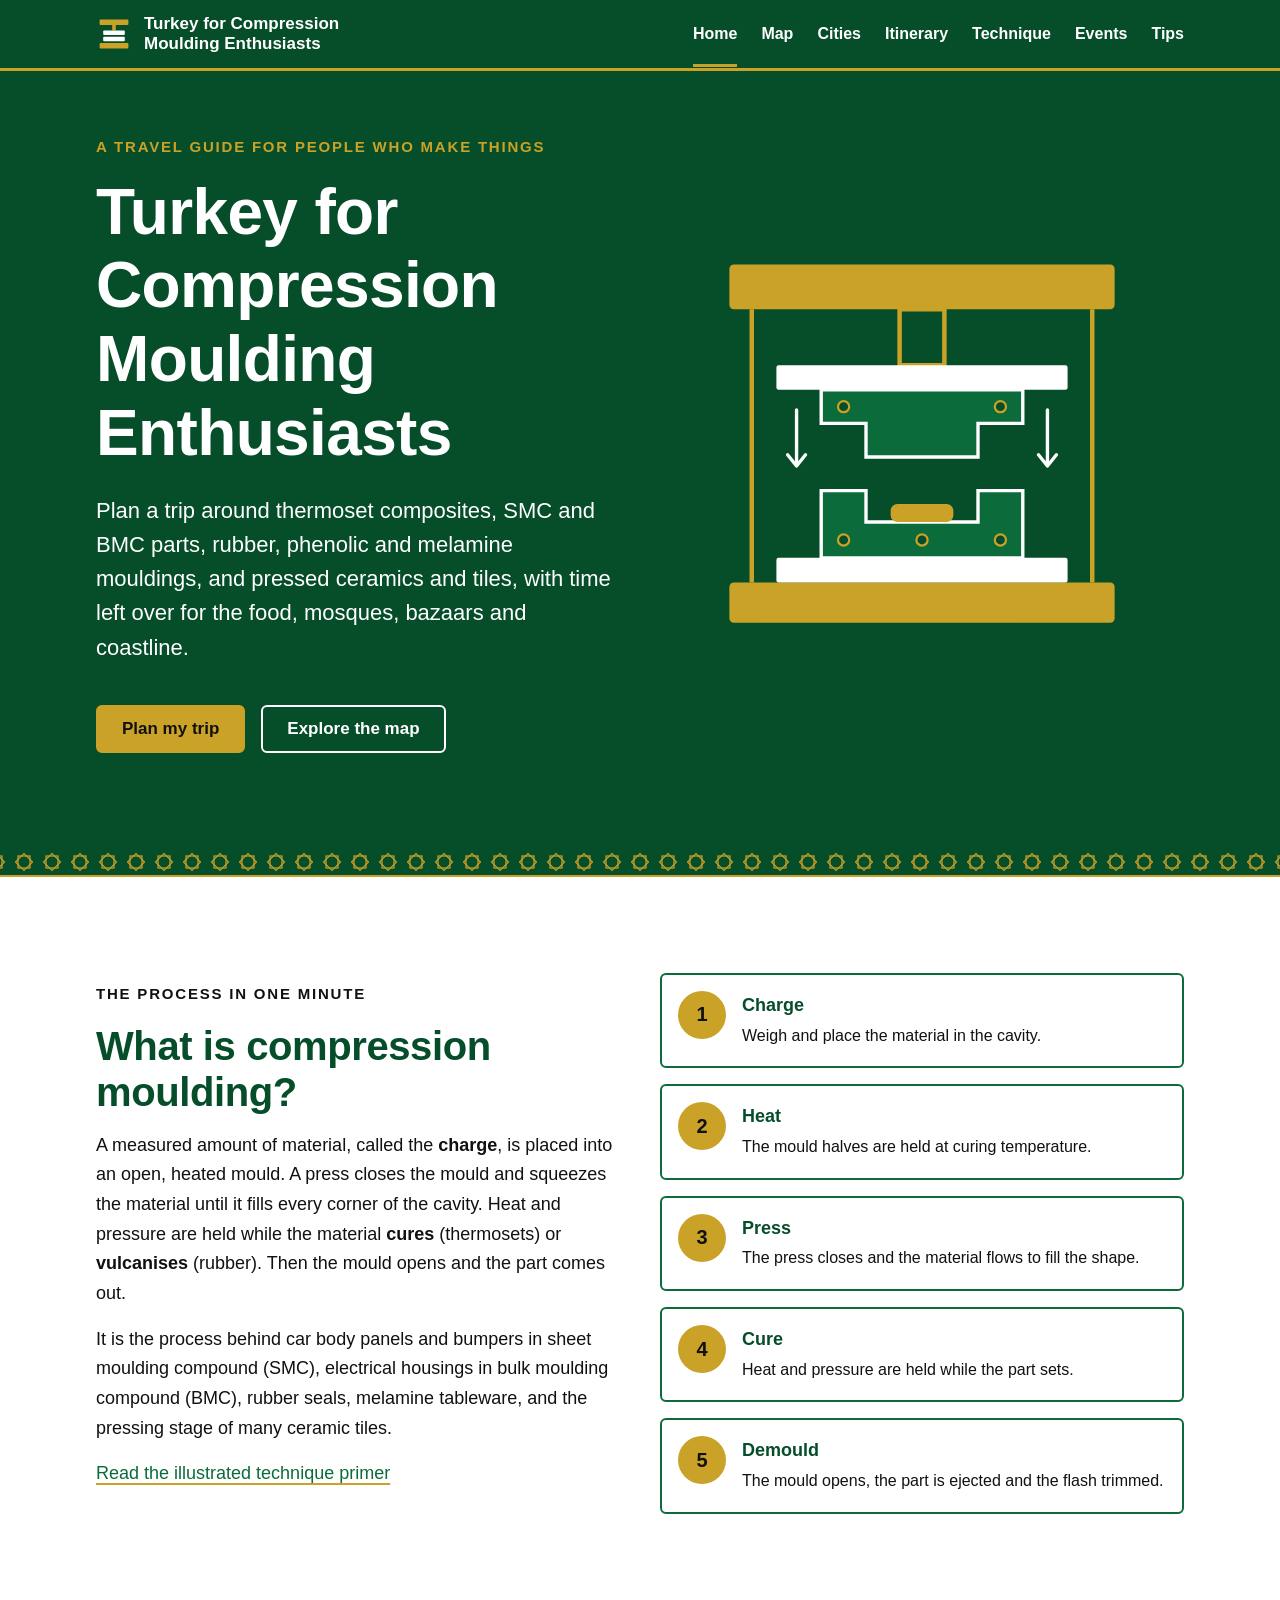
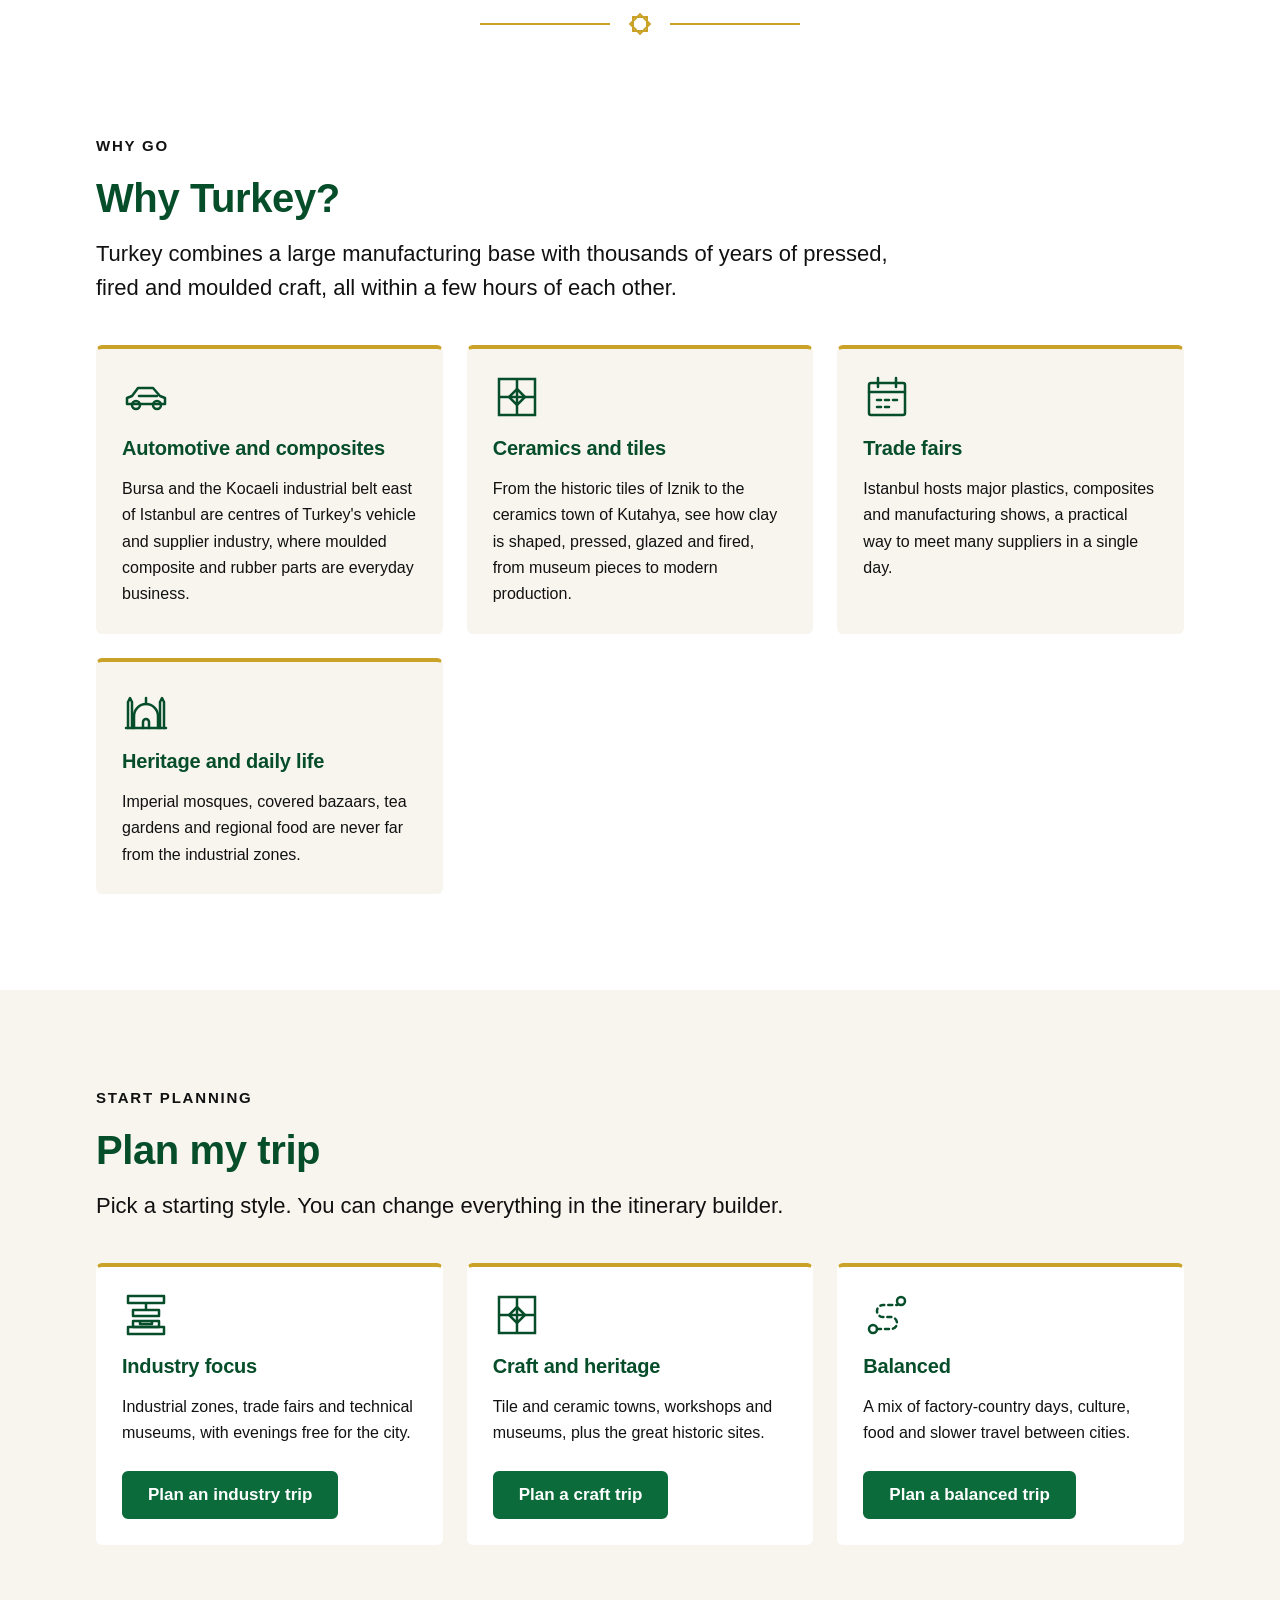
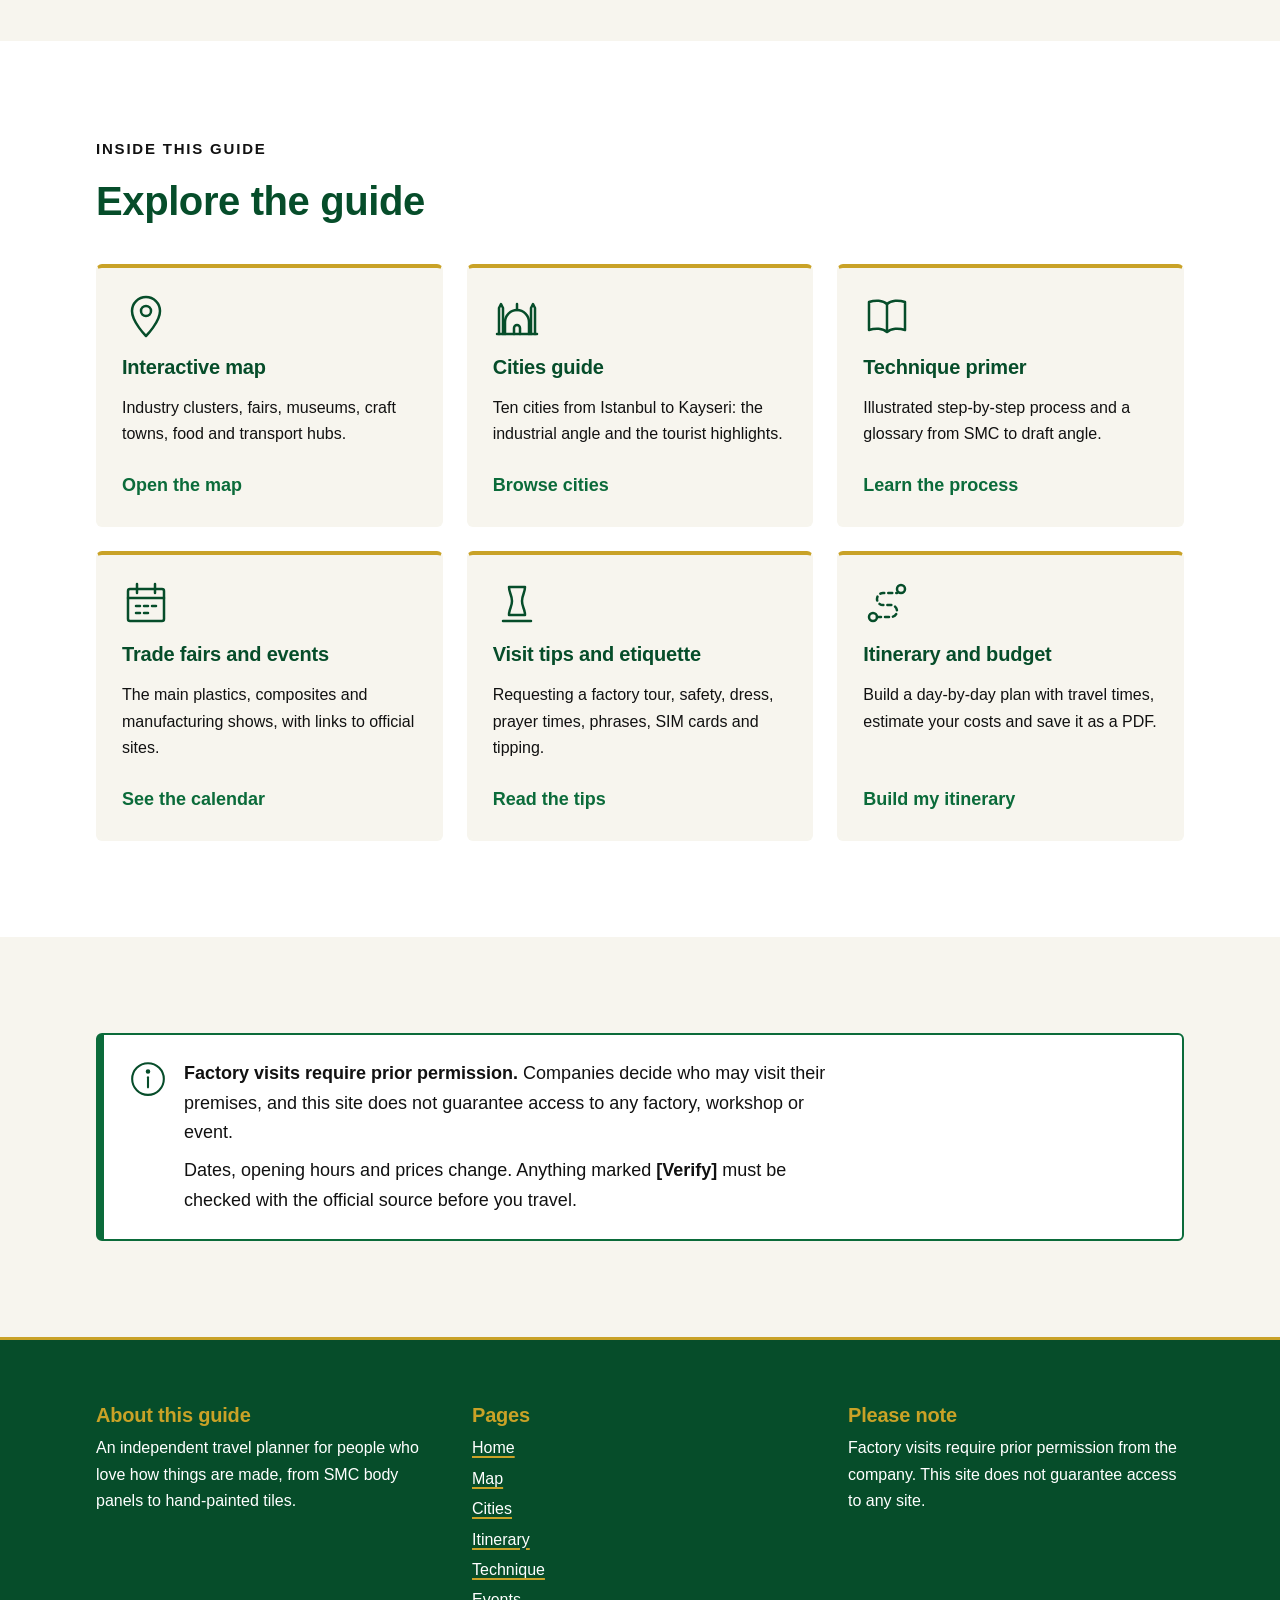
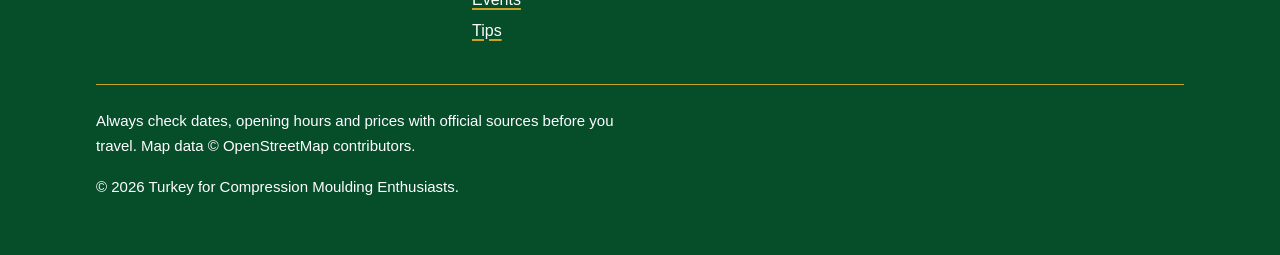
<file: index.html>
<!DOCTYPE html>
<html lang="en">
<head>
  <meta charset="utf-8">
  <meta name="viewport" content="width=device-width, initial-scale=1">
  <title>Turkey for Compression Moulding Enthusiasts</title>
  <meta name="description" content="Plan a trip across Turkey around compression moulding: composites, SMC/BMC, rubber, pressed ceramics and tiles, plus food, transport and culture.">
  <meta name="theme-color" content="#064D2A">
  <link rel="stylesheet" href="css/style.css">
</head>
<body>

  <!-- Icon library: drawn once, reused below with <use href="#icon-..."> -->
  <svg xmlns="http://www.w3.org/2000/svg" style="display:none">
    <symbol id="icon-star" viewBox="0 0 28 28">
      <g fill="none" stroke="currentColor" stroke-width="2">
        <rect x="7" y="7" width="14" height="14"/>
        <rect x="7" y="7" width="14" height="14" transform="rotate(45 14 14)"/>
      </g>
    </symbol>
    <symbol id="icon-press" viewBox="0 0 48 48">
      <g fill="none" stroke="currentColor" stroke-width="2.5" stroke-linejoin="round">
        <rect x="6" y="5" width="36" height="7"/>
        <path d="M24 12v7"/>
        <rect x="11" y="19" width="26" height="6"/>
        <path d="M11 30h26v6H11z M18 30v3h12v-3"/>
        <rect x="6" y="36" width="36" height="7"/>
      </g>
    </symbol>
    <symbol id="icon-car" viewBox="0 0 48 48">
      <g fill="none" stroke="currentColor" stroke-width="2.5" stroke-linejoin="round" stroke-linecap="round">
        <path d="M5 31v-6l5-2 6-8h15l7 8 5 2v6z"/>
        <circle cx="14" cy="32" r="4"/>
        <circle cx="35" cy="32" r="4"/>
        <path d="M17 23h18"/>
      </g>
    </symbol>
    <symbol id="icon-tile" viewBox="0 0 48 48">
      <g fill="none" stroke="currentColor" stroke-width="2.5">
        <rect x="6" y="6" width="36" height="36"/>
        <path d="M24 6v36M6 24h36"/>
        <path d="M24 16l8 8-8 8-8-8z"/>
      </g>
    </symbol>
    <symbol id="icon-calendar" viewBox="0 0 48 48">
      <g fill="none" stroke="currentColor" stroke-width="2.5" stroke-linecap="round">
        <rect x="6" y="10" width="36" height="32" rx="2"/>
        <path d="M6 19h36M15 5v9M33 5v9"/>
        <path d="M14 27h4M22 27h4M30 27h4M14 34h4M22 34h4"/>
      </g>
    </symbol>
    <symbol id="icon-pin" viewBox="0 0 48 48">
      <g fill="none" stroke="currentColor" stroke-width="2.5" stroke-linejoin="round">
        <path d="M24 44s14-14 14-25a14 14 0 0 0-28 0c0 11 14 25 14 25z"/>
        <circle cx="24" cy="19" r="5"/>
      </g>
    </symbol>
    <symbol id="icon-route" viewBox="0 0 48 48">
      <g fill="none" stroke="currentColor" stroke-width="2.5" stroke-linecap="round">
        <circle cx="10" cy="38" r="4"/>
        <circle cx="38" cy="10" r="4"/>
        <path d="M14 38h14a6 6 0 0 0 0-12H20a6 6 0 0 1 0-12h14" stroke-dasharray="4 4"/>
      </g>
    </symbol>
    <symbol id="icon-mosque" viewBox="0 0 48 48">
      <g fill="none" stroke="currentColor" stroke-width="2.5" stroke-linejoin="round" stroke-linecap="round">
        <path d="M12 42V30a12 12 0 0 1 24 0v12"/>
        <path d="M24 18v-6"/>
        <path d="M6 42V16l2-4 2 4v26M38 42V16l2-4 2 4v26"/>
        <path d="M4 42h40"/>
        <path d="M21 42v-6a3 3 0 0 1 6 0v6"/>
      </g>
    </symbol>
    <symbol id="icon-tea" viewBox="0 0 48 48">
      <g fill="none" stroke="currentColor" stroke-width="2.5" stroke-linejoin="round" stroke-linecap="round">
        <path d="M16 8h16c0 6-3 8-3 14s3 8 3 14H16c0-6 3-8 3-14s-3-8-3-14z"/>
        <path d="M10 42h28"/>
      </g>
    </symbol>
    <symbol id="icon-book" viewBox="0 0 48 48">
      <g fill="none" stroke="currentColor" stroke-width="2.5" stroke-linejoin="round">
        <path d="M24 12c-4-4-12-4-18-2v28c6-2 14-2 18 2 4-4 12-4 18-2V10c-6-2-14-2-18 2z"/>
        <path d="M24 12v28"/>
      </g>
    </symbol>
    <symbol id="icon-info" viewBox="0 0 48 48">
      <g fill="none" stroke="currentColor" stroke-width="2.5" stroke-linecap="round">
        <circle cx="24" cy="24" r="19"/>
        <path d="M24 22v12"/>
        <circle cx="24" cy="15" r="1.5" fill="currentColor"/>
      </g>
    </symbol>
  </svg>

  <div id="site-header"></div>
  <noscript>
    <p class="container">Menu: <a href="index.html">Home</a> · <a href="map.html">Map</a> ·
      <a href="cities.html">Cities</a> · <a href="itinerary.html">Itinerary</a> ·
      <a href="technique.html">Technique</a> · <a href="events.html">Events</a> ·
      <a href="tips.html">Tips</a></p>
  </noscript>

  <main id="main">

    <!-- ================= HERO ================= -->
    <section class="hero" aria-labelledby="hero-title">
      <div class="container split">
        <div>
          <p class="eyebrow">A travel guide for people who make things</p>
          <h1 id="hero-title">Turkey for Compression Moulding Enthusiasts</h1>
          <p class="lede">
            Plan a trip around thermoset composites, SMC and BMC parts, rubber,
            phenolic and melamine mouldings, and pressed ceramics and tiles,
            with time left over for the food, mosques, bazaars and coastline.
          </p>
          <div class="btn-row">
            <a class="btn btn--gold" href="itinerary.html">Plan my trip</a>
            <a class="btn btn--ghost-light" href="map.html">Explore the map</a>
          </div>
        </div>

        <!-- Illustration: a compression press with an open, heated mould -->
        <svg class="hero__art" viewBox="0 0 400 360" role="img"
             aria-labelledby="press-title press-desc">
          <title id="press-title">Compression press</title>
          <desc id="press-desc">A hydraulic press with an open two-part mould. A charge of
            material sits in the lower heated cavity, ready for the upper half to close.</desc>
          <g fill="none" stroke="#C9A227" stroke-width="4" stroke-linejoin="round">
            <!-- frame columns -->
            <path d="M48 60v244M352 60v244"/>
            <!-- ram -->
            <rect x="180" y="60" width="40" height="50"/>
          </g>
          <!-- crown and base -->
          <rect x="28" y="20" width="344" height="40" rx="4" fill="#C9A227"/>
          <rect x="28" y="304" width="344" height="36" rx="4" fill="#C9A227"/>
          <!-- platens -->
          <rect x="70" y="110" width="260" height="22" rx="2" fill="#FFFFFF"/>
          <rect x="70" y="282" width="260" height="22" rx="2" fill="#FFFFFF"/>
          <!-- upper mould half (core / punch) -->
          <path d="M110 132h180v30h-40v30h-100v-30h-40z" fill="#0B6B3A" stroke="#FFFFFF" stroke-width="3"/>
          <!-- lower mould half (cavity) -->
          <path d="M110 222h40v28h100v-28h40v60h-180z" fill="#0B6B3A" stroke="#FFFFFF" stroke-width="3"/>
          <!-- heating channels -->
          <g fill="#064D2A" stroke="#C9A227" stroke-width="2">
            <circle cx="130" cy="147" r="5"/><circle cx="270" cy="147" r="5"/>
            <circle cx="130" cy="266" r="5"/><circle cx="200" cy="266" r="5"/><circle cx="270" cy="266" r="5"/>
          </g>
          <!-- the charge -->
          <rect x="172" y="234" width="56" height="16" rx="6" fill="#C9A227"/>
          <!-- closing arrows -->
          <g stroke="#FFFFFF" stroke-width="3" stroke-linecap="round" stroke-linejoin="round" fill="none">
            <path d="M88 150v50M80 190l8 10 8-10"/>
            <path d="M312 150v50M304 190l8 10 8-10"/>
          </g>
        </svg>
      </div>
    </section>
    <div class="pattern-band" aria-hidden="true"></div>

    <!-- ================= WHAT IS IT ================= -->
    <section class="section" aria-labelledby="what-title">
      <div class="container split">
        <div>
          <p class="eyebrow">The process in one minute</p>
          <h2 id="what-title">What is compression moulding?</h2>
          <p>
            A measured amount of material, called the <strong>charge</strong>, is placed
            into an open, heated mould. A press closes the mould and squeezes the
            material until it fills every corner of the cavity. Heat and pressure are held
            while the material <strong>cures</strong> (thermosets) or
            <strong>vulcanises</strong> (rubber). Then the mould opens and the part comes out.
          </p>
          <p>
            It is the process behind car body panels and bumpers in sheet moulding compound
            (SMC), electrical housings in bulk moulding compound (BMC), rubber seals,
            melamine tableware, and the pressing stage of many ceramic tiles.
          </p>
          <p><a href="technique.html">Read the illustrated technique primer</a></p>
        </div>
        <ol class="steps" aria-label="The five steps of compression moulding">
          <li><div><strong>Charge</strong><span>Weigh and place the material in the cavity.</span></div></li>
          <li><div><strong>Heat</strong><span>The mould halves are held at curing temperature.</span></div></li>
          <li><div><strong>Press</strong><span>The press closes and the material flows to fill the shape.</span></div></li>
          <li><div><strong>Cure</strong><span>Heat and pressure are held while the part sets.</span></div></li>
          <li><div><strong>Demould</strong><span>The mould opens, the part is ejected and the flash trimmed.</span></div></li>
        </ol>
      </div>
    </section>

    <div class="divider" aria-hidden="true"><svg><use href="#icon-star"/></svg></div>

    <!-- ================= WHY TURKEY ================= -->
    <section class="section" aria-labelledby="why-title">
      <div class="container">
        <div class="section__intro">
          <p class="eyebrow">Why go</p>
          <h2 id="why-title">Why Turkey?</h2>
          <p class="lede">
            Turkey combines a large manufacturing base with thousands of years of
            pressed, fired and moulded craft, all within a few hours of each other.
          </p>
        </div>
        <div class="grid">
          <article class="card">
            <svg class="card__icon" aria-hidden="true"><use href="#icon-car"/></svg>
            <h3>Automotive and composites</h3>
            <p>Bursa and the Kocaeli industrial belt east of Istanbul are centres of
              Turkey's vehicle and supplier industry, where moulded composite and rubber
              parts are everyday business.</p>
          </article>
          <article class="card">
            <svg class="card__icon" aria-hidden="true"><use href="#icon-tile"/></svg>
            <h3>Ceramics and tiles</h3>
            <p>From the historic tiles of Iznik to the ceramics town of Kutahya, see how
              clay is shaped, pressed, glazed and fired, from museum pieces to modern production.</p>
          </article>
          <article class="card">
            <svg class="card__icon" aria-hidden="true"><use href="#icon-calendar"/></svg>
            <h3>Trade fairs</h3>
            <p>Istanbul hosts major plastics, composites and manufacturing shows,
              a practical way to meet many suppliers in a single day.</p>
          </article>
          <article class="card">
            <svg class="card__icon" aria-hidden="true"><use href="#icon-mosque"/></svg>
            <h3>Heritage and daily life</h3>
            <p>Imperial mosques, covered bazaars, tea gardens and regional food are never
              far from the industrial zones.</p>
          </article>
        </div>
      </div>
    </section>

    <!-- ================= PLAN MY TRIP ================= -->
    <section class="section section--surface" aria-labelledby="plan-title">
      <div class="container">
        <div class="section__intro">
          <p class="eyebrow">Start planning</p>
          <h2 id="plan-title">Plan my trip</h2>
          <p class="lede">Pick a starting style. You can change everything in the itinerary builder.</p>
        </div>
        <div class="grid">
          <article class="card trip-card">
            <svg class="card__icon" aria-hidden="true"><use href="#icon-press"/></svg>
            <h3>Industry focus</h3>
            <p>Industrial zones, trade fairs and technical museums, with evenings free for the city.</p>
            <a class="btn btn--green" href="itinerary.html?focus=industry">Plan an industry trip</a>
          </article>
          <article class="card trip-card">
            <svg class="card__icon" aria-hidden="true"><use href="#icon-tile"/></svg>
            <h3>Craft and heritage</h3>
            <p>Tile and ceramic towns, workshops and museums, plus the great historic sites.</p>
            <a class="btn btn--green" href="itinerary.html?focus=craft">Plan a craft trip</a>
          </article>
          <article class="card trip-card">
            <svg class="card__icon" aria-hidden="true"><use href="#icon-route"/></svg>
            <h3>Balanced</h3>
            <p>A mix of factory-country days, culture, food and slower travel between cities.</p>
            <a class="btn btn--green" href="itinerary.html?focus=balanced">Plan a balanced trip</a>
          </article>
        </div>
      </div>
    </section>

    <!-- ================= EXPLORE THE GUIDE ================= -->
    <section class="section" aria-labelledby="explore-title">
      <div class="container">
        <div class="section__intro">
          <p class="eyebrow">Inside this guide</p>
          <h2 id="explore-title">Explore the guide</h2>
        </div>
        <div class="grid">
          <a class="card" href="map.html">
            <svg class="card__icon" aria-hidden="true"><use href="#icon-pin"/></svg>
            <h3>Interactive map</h3>
            <p>Industry clusters, fairs, museums, craft towns, food and transport hubs.</p>
            <span class="card__more">Open the map</span>
          </a>
          <a class="card" href="cities.html">
            <svg class="card__icon" aria-hidden="true"><use href="#icon-mosque"/></svg>
            <h3>Cities guide</h3>
            <p>Ten cities from Istanbul to Kayseri: the industrial angle and the tourist highlights.</p>
            <span class="card__more">Browse cities</span>
          </a>
          <a class="card" href="technique.html">
            <svg class="card__icon" aria-hidden="true"><use href="#icon-book"/></svg>
            <h3>Technique primer</h3>
            <p>Illustrated step-by-step process and a glossary from SMC to draft angle.</p>
            <span class="card__more">Learn the process</span>
          </a>
          <a class="card" href="events.html">
            <svg class="card__icon" aria-hidden="true"><use href="#icon-calendar"/></svg>
            <h3>Trade fairs and events</h3>
            <p>The main plastics, composites and manufacturing shows, with links to official sites.</p>
            <span class="card__more">See the calendar</span>
          </a>
          <a class="card" href="tips.html">
            <svg class="card__icon" aria-hidden="true"><use href="#icon-tea"/></svg>
            <h3>Visit tips and etiquette</h3>
            <p>Requesting a factory tour, safety, dress, prayer times, phrases, SIM cards and tipping.</p>
            <span class="card__more">Read the tips</span>
          </a>
          <a class="card" href="itinerary.html">
            <svg class="card__icon" aria-hidden="true"><use href="#icon-route"/></svg>
            <h3>Itinerary and budget</h3>
            <p>Build a day-by-day plan with travel times, estimate your costs and save it as a PDF.</p>
            <span class="card__more">Build my itinerary</span>
          </a>
        </div>
      </div>
    </section>

    <!-- ================= DISCLAIMER ================= -->
    <section class="section section--surface" aria-labelledby="note-title">
      <div class="container">
        <div class="notice">
          <svg aria-hidden="true"><use href="#icon-info"/></svg>
          <div>
            <h2 id="note-title" class="visually-hidden">Important note</h2>
            <p><strong>Factory visits require prior permission.</strong> Companies decide who
              may visit their premises, and this site does not guarantee access to any factory,
              workshop or event.</p>
            <p>Dates, opening hours and prices change. Anything marked
              <strong>[Verify]</strong> must be checked with the official source before you travel.</p>
          </div>
        </div>
      </div>
    </section>

  </main>

  <div id="site-footer"></div>

  <script src="js/app.js"></script>
</body>
</html>
</file>
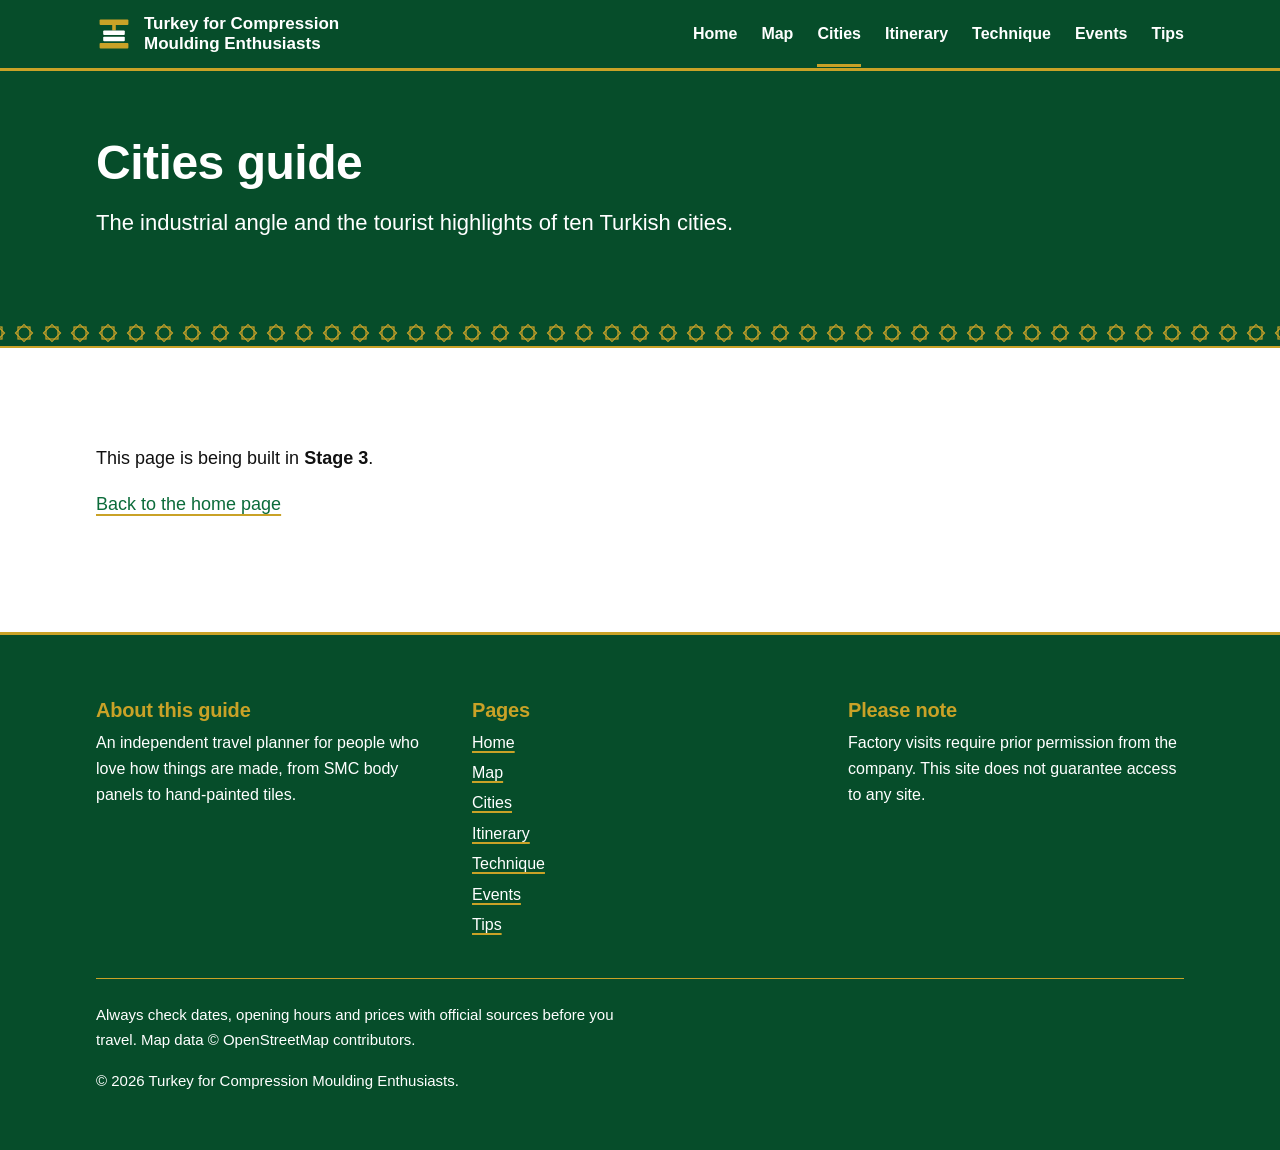
<file: cities.html>
<!DOCTYPE html>
<html lang="en">
<head>
  <meta charset="utf-8">
  <meta name="viewport" content="width=device-width, initial-scale=1">
  <title>Cities guide | Turkey for Compression Moulding Enthusiasts</title>
  <meta name="theme-color" content="#064D2A">
  <link rel="stylesheet" href="css/style.css">
</head>
<body>
  <div id="site-header"></div>
  <main id="main">
    <section class="page-head">
      <div class="container">
        <h1>Cities guide</h1>
        <p class="lede">The industrial angle and the tourist highlights of ten Turkish cities.</p>
      </div>
    </section>
    <div class="pattern-band" aria-hidden="true"></div>
    <section class="section">
      <div class="container">
        <p>This page is being built in <strong>Stage 3</strong>.</p>
        <p><a href="index.html">Back to the home page</a></p>
      </div>
    </section>
  </main>
  <div id="site-footer"></div>
  <script src="js/app.js"></script>
</body>
</html>
</file>
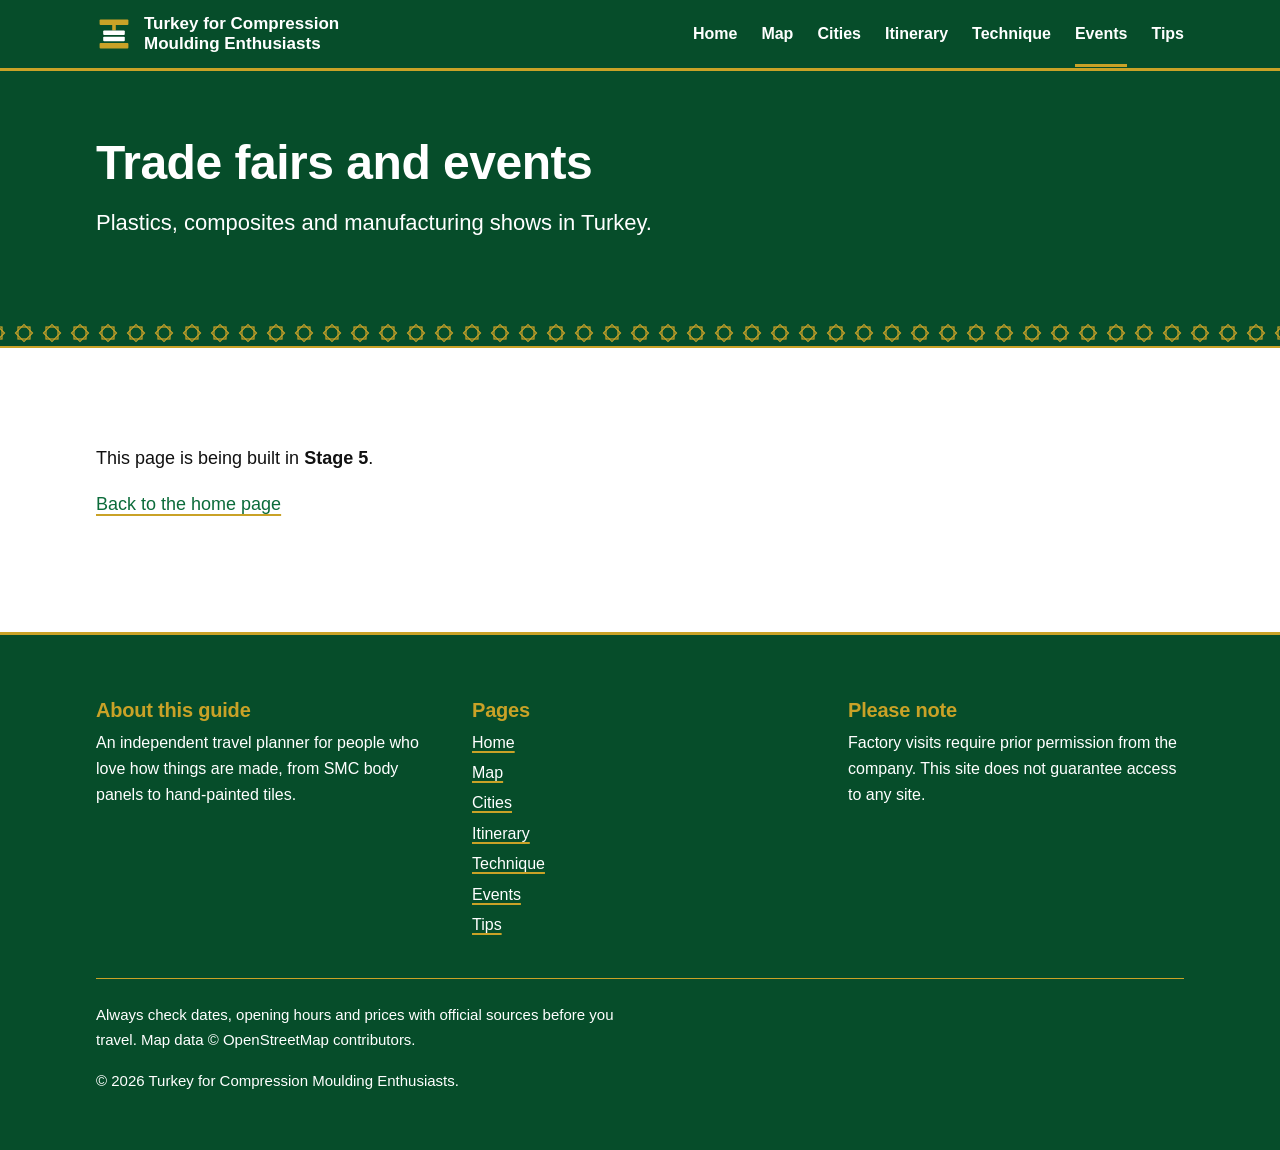
<file: events.html>
<!DOCTYPE html>
<html lang="en">
<head>
  <meta charset="utf-8">
  <meta name="viewport" content="width=device-width, initial-scale=1">
  <title>Trade fairs and events | Turkey for Compression Moulding Enthusiasts</title>
  <meta name="theme-color" content="#064D2A">
  <link rel="stylesheet" href="css/style.css">
</head>
<body>
  <div id="site-header"></div>
  <main id="main">
    <section class="page-head">
      <div class="container">
        <h1>Trade fairs and events</h1>
        <p class="lede">Plastics, composites and manufacturing shows in Turkey.</p>
      </div>
    </section>
    <div class="pattern-band" aria-hidden="true"></div>
    <section class="section">
      <div class="container">
        <p>This page is being built in <strong>Stage 5</strong>.</p>
        <p><a href="index.html">Back to the home page</a></p>
      </div>
    </section>
  </main>
  <div id="site-footer"></div>
  <script src="js/app.js"></script>
</body>
</html>
</file>
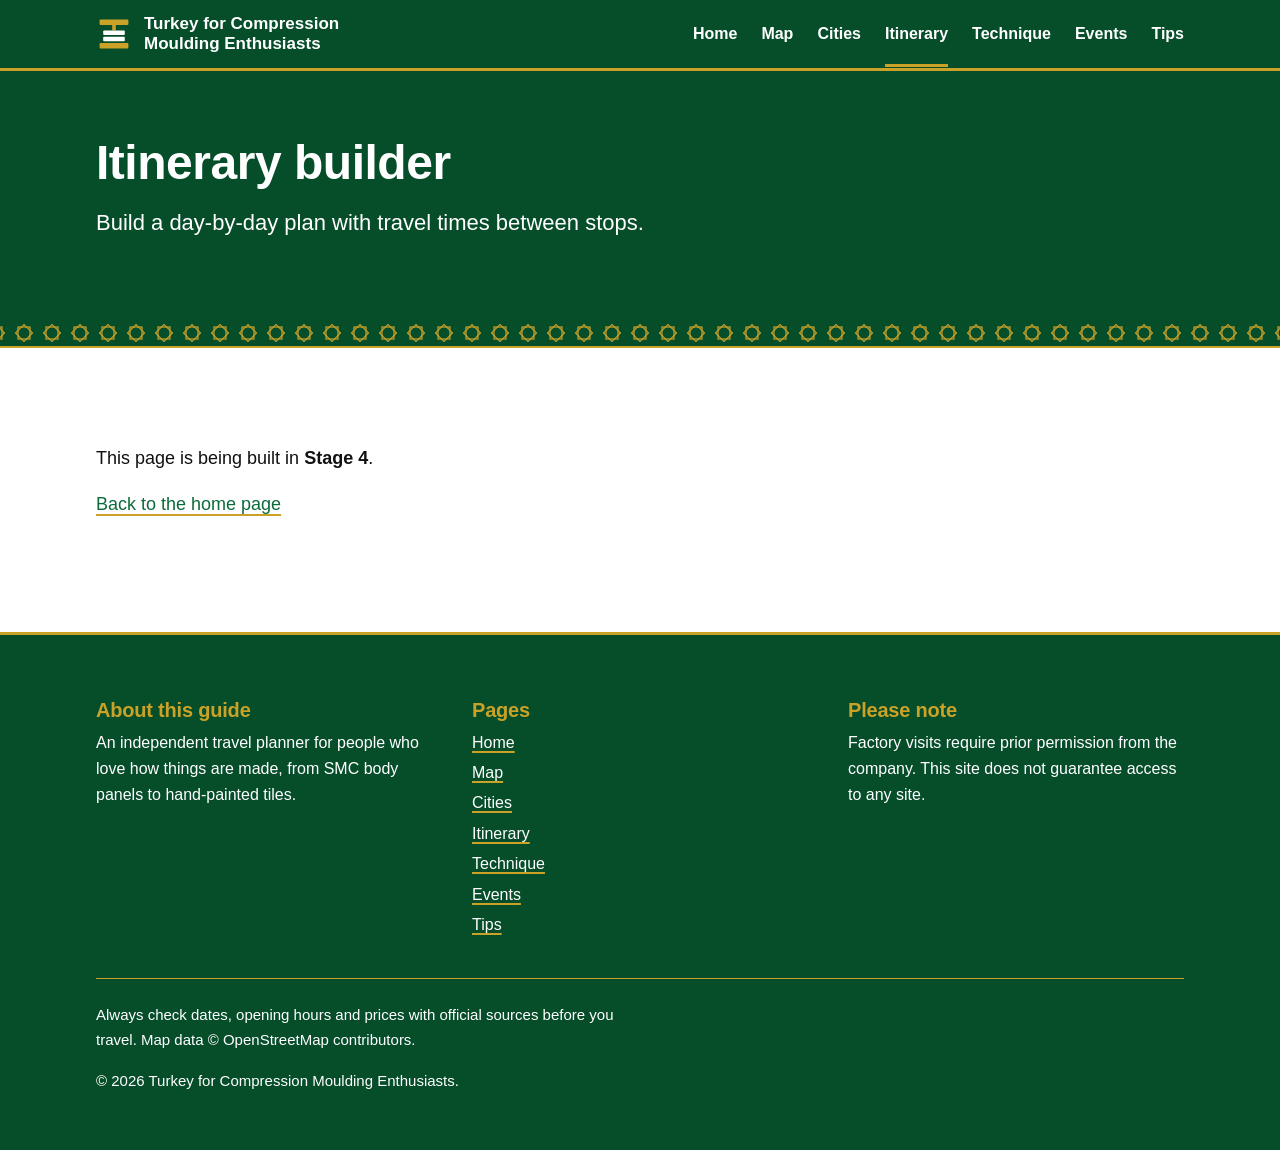
<file: itinerary.html>
<!DOCTYPE html>
<html lang="en">
<head>
  <meta charset="utf-8">
  <meta name="viewport" content="width=device-width, initial-scale=1">
  <title>Itinerary builder | Turkey for Compression Moulding Enthusiasts</title>
  <meta name="theme-color" content="#064D2A">
  <link rel="stylesheet" href="css/style.css">
</head>
<body>
  <div id="site-header"></div>
  <main id="main">
    <section class="page-head">
      <div class="container">
        <h1>Itinerary builder</h1>
        <p class="lede">Build a day-by-day plan with travel times between stops.</p>
      </div>
    </section>
    <div class="pattern-band" aria-hidden="true"></div>
    <section class="section">
      <div class="container">
        <p>This page is being built in <strong>Stage 4</strong>.</p>
        <p><a href="index.html">Back to the home page</a></p>
      </div>
    </section>
  </main>
  <div id="site-footer"></div>
  <script src="js/app.js"></script>
</body>
</html>
</file>
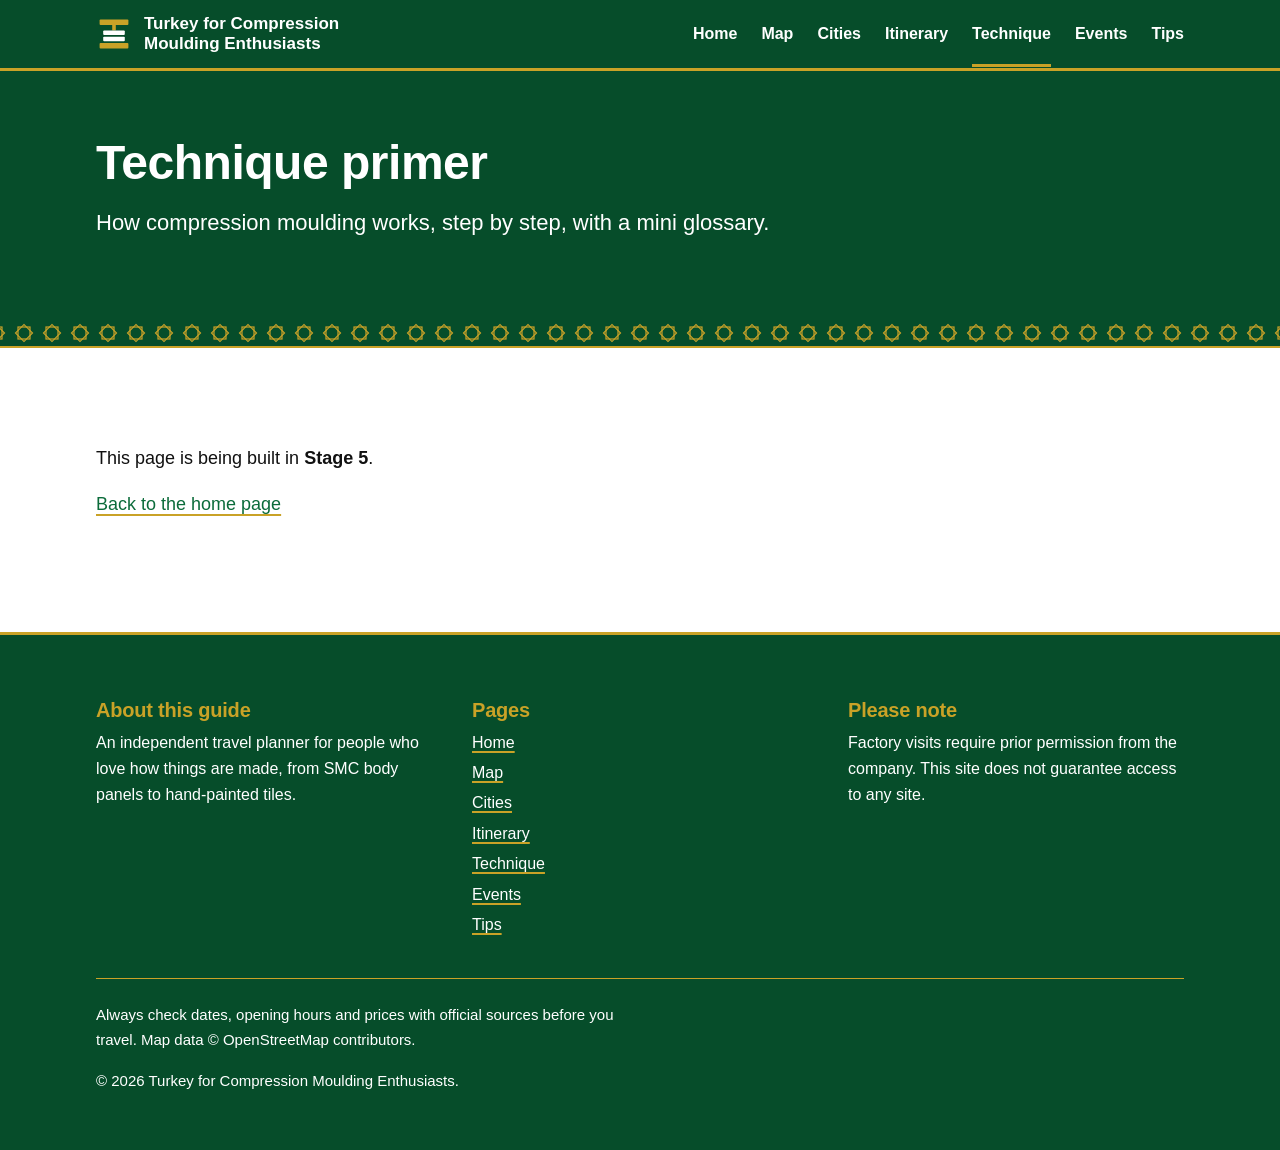
<file: technique.html>
<!DOCTYPE html>
<html lang="en">
<head>
  <meta charset="utf-8">
  <meta name="viewport" content="width=device-width, initial-scale=1">
  <title>Technique primer | Turkey for Compression Moulding Enthusiasts</title>
  <meta name="theme-color" content="#064D2A">
  <link rel="stylesheet" href="css/style.css">
</head>
<body>
  <div id="site-header"></div>
  <main id="main">
    <section class="page-head">
      <div class="container">
        <h1>Technique primer</h1>
        <p class="lede">How compression moulding works, step by step, with a mini glossary.</p>
      </div>
    </section>
    <div class="pattern-band" aria-hidden="true"></div>
    <section class="section">
      <div class="container">
        <p>This page is being built in <strong>Stage 5</strong>.</p>
        <p><a href="index.html">Back to the home page</a></p>
      </div>
    </section>
  </main>
  <div id="site-footer"></div>
  <script src="js/app.js"></script>
</body>
</html>
</file>
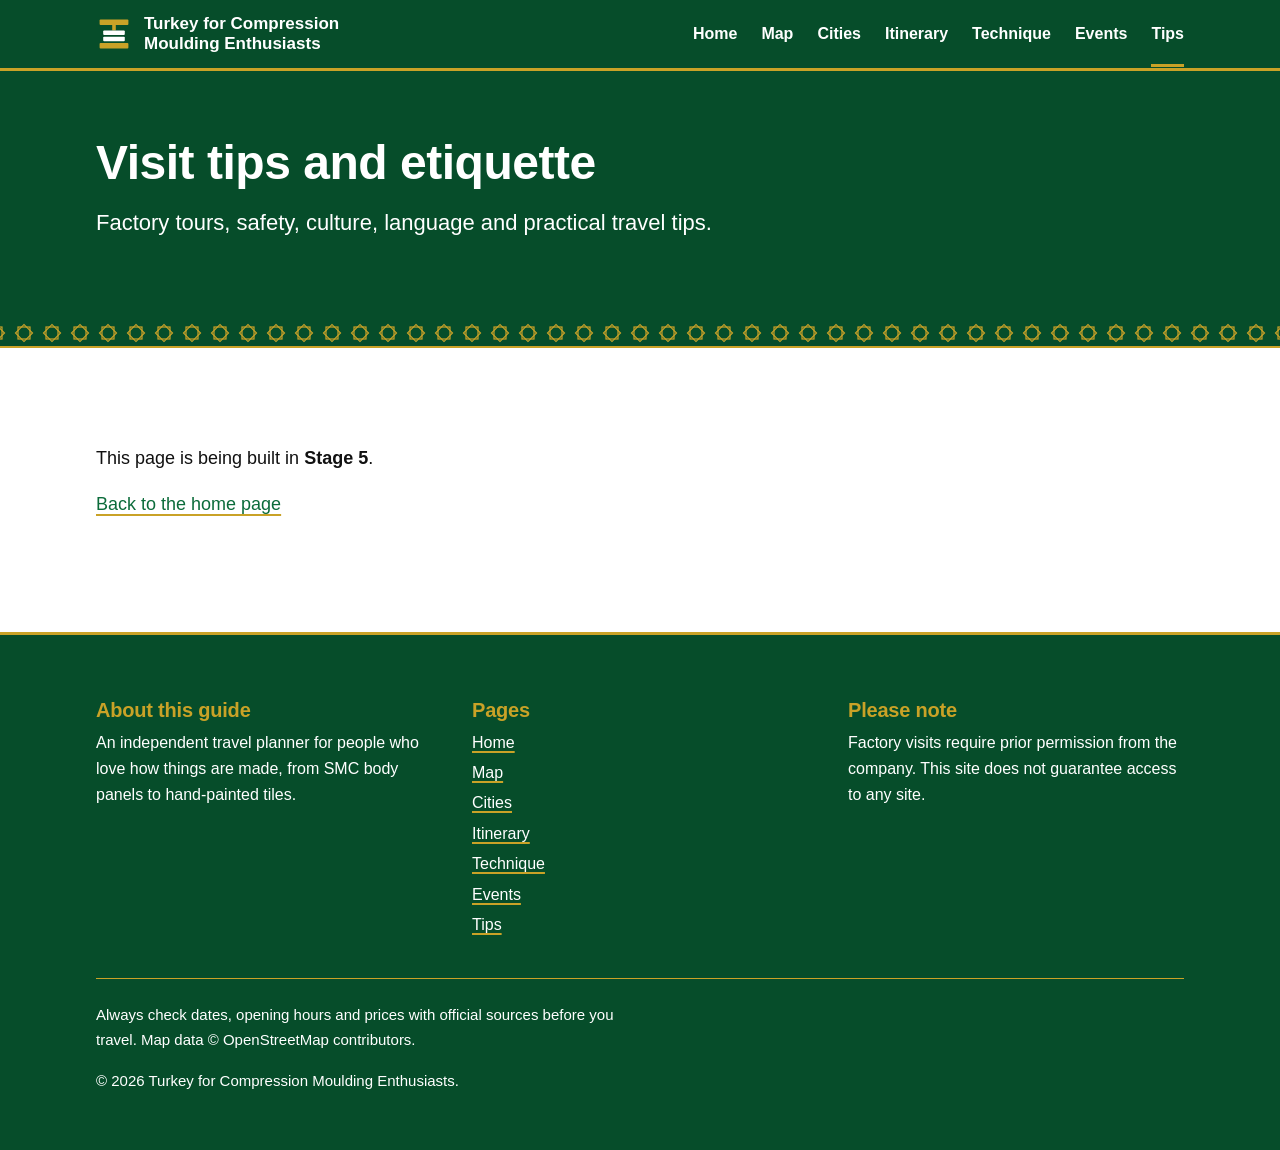
<file: tips.html>
<!DOCTYPE html>
<html lang="en">
<head>
  <meta charset="utf-8">
  <meta name="viewport" content="width=device-width, initial-scale=1">
  <title>Visit tips and etiquette | Turkey for Compression Moulding Enthusiasts</title>
  <meta name="theme-color" content="#064D2A">
  <link rel="stylesheet" href="css/style.css">
</head>
<body>
  <div id="site-header"></div>
  <main id="main">
    <section class="page-head">
      <div class="container">
        <h1>Visit tips and etiquette</h1>
        <p class="lede">Factory tours, safety, culture, language and practical travel tips.</p>
      </div>
    </section>
    <div class="pattern-band" aria-hidden="true"></div>
    <section class="section">
      <div class="container">
        <p>This page is being built in <strong>Stage 5</strong>.</p>
        <p><a href="index.html">Back to the home page</a></p>
      </div>
    </section>
  </main>
  <div id="site-footer"></div>
  <script src="js/app.js"></script>
</body>
</html>
</file>
<file: css/style.css>
/* ==========================================================================
   Turkey for Compression Moulding Enthusiasts — main stylesheet
   --------------------------------------------------------------------------
   PALETTE RULE: only the six colours below may appear anywhere on the site.
   Every other colour value in this file must be one of these variables.

   Contrast pairs checked against WCAG AA (4.5:1 normal text, 3:1 large text
   and graphics):
     Black  #111111 on White  #FFFFFF  ~18.9:1  body text
     Black  #111111 on Ivory  #F7F5EE  ~17.4:1  body text on cards
     Green  #0B6B3A on White  #FFFFFF   ~6.5:1  links, headings
     White  #FFFFFF on Deep   #064D2A  ~10.0:1  header, footer, hero
     White  #FFFFFF on Green  #0B6B3A   ~6.5:1  green buttons
     Black  #111111 on Gold   #C9A227   ~7.8:1  gold buttons
     Gold   #C9A227 on Black  #111111   ~7.8:1  dark-mode accents
     Gold   #C9A227 on Deep   #064D2A   ~4.1:1  LARGE/BOLD TEXT AND LINES ONLY
     Gold   #C9A227 on White  #FFFFFF   ~2.3:1  NEVER for text — decoration only
   ========================================================================== */

:root {
  /* The palette — do not add colours here */
  --islamic-green: #0B6B3A;
  --deep-green:    #064D2A;
  --white:         #FFFFFF;
  --ivory:         #F7F5EE;
  --gold:          #C9A227;
  --black:         #111111;

  /* The only typeface */
  --font: "Helvetica Neue", Helvetica, Arial, sans-serif;

  /* Roles (light mode). Components use these, never the raw colours. */
  --bg:            var(--white);
  --surface:       var(--ivory);
  --text:          var(--black);
  --heading:       var(--deep-green);
  --link:          var(--islamic-green);
  --border:        var(--islamic-green);
  --focus:         var(--islamic-green);
  --chrome-bg:     var(--deep-green);   /* header, footer, hero */
  --chrome-text:   var(--white);
  --accent:        var(--gold);         /* decoration, lines, buttons */

  /* Spacing and sizing */
  --max-width: 72rem;
  --gutter: clamp(1rem, 4vw, 2rem);
  --space-1: 0.5rem;
  --space-2: 1rem;
  --space-3: 1.5rem;
  --space-4: 2.5rem;
  --space-5: 4rem;
  --space-6: 6rem;
  --radius: 6px;
}

/* Dark mode: follows the device setting unless the visitor chooses manually
   (the manual toggle arrives in Stage 6 and sets data-theme on <html>). */
@media (prefers-color-scheme: dark) {
  :root:not([data-theme="light"]) {
    --bg:          var(--black);
    --surface:     var(--deep-green);
    --text:        var(--white);
    --heading:     var(--gold);
    --link:        var(--white);
    --border:      var(--gold);
    --focus:       var(--gold);
    --chrome-bg:   var(--deep-green);
    --chrome-text: var(--white);
  }
}
:root[data-theme="dark"] {
  --bg:          var(--black);
  --surface:     var(--deep-green);
  --text:        var(--white);
  --heading:     var(--gold);
  --link:        var(--white);
  --border:      var(--gold);
  --focus:       var(--gold);
  --chrome-bg:   var(--deep-green);
  --chrome-text: var(--white);
}

/* ---------- Reset and Helvetica everywhere ---------- */

*,
*::before,
*::after {
  box-sizing: border-box;
  font-family: var(--font);
}

html,
body,
button,
input,
select,
textarea,
optgroup,
option,
table,
.leaflet-container,
.leaflet-popup-content {
  font-family: var(--font);
}

html {
  -webkit-text-size-adjust: 100%;
  scroll-behavior: smooth;
}

body {
  margin: 0;
  background: var(--bg);
  color: var(--text);
  font-size: 1.125rem;   /* 18px — large, readable body type */
  line-height: 1.65;
  font-weight: 400;
}

img,
svg {
  display: block;
  max-width: 100%;
}

/* ---------- Typography: size and weight only (400 / 700) ---------- */

h1, h2, h3, h4 {
  color: var(--heading);
  font-weight: 700;
  line-height: 1.15;
  margin: 0 0 var(--space-2);
  letter-spacing: -0.01em;
}
h1 { font-size: clamp(2.25rem, 6vw, 4rem); }
h2 { font-size: clamp(1.75rem, 4vw, 2.5rem); }
h3 { font-size: 1.25rem; }

p { margin: 0 0 var(--space-2); max-width: 65ch; }

strong, b { font-weight: 700; }

a {
  color: var(--link);
  text-decoration: underline;
  text-decoration-color: var(--accent);
  text-decoration-thickness: 2px;
  text-underline-offset: 0.2em;
}
a:hover { text-decoration-thickness: 3px; }

.eyebrow {
  font-size: 0.9375rem;
  font-weight: 700;
  text-transform: uppercase;
  letter-spacing: 0.12em;
  margin-bottom: var(--space-2);
}

.lede {
  font-size: clamp(1.1875rem, 2.2vw, 1.375rem);
  line-height: 1.55;
}

/* ---------- Accessibility helpers ---------- */

:focus-visible {
  outline: 3px solid var(--focus);
  outline-offset: 3px;
}

.skip-link {
  position: absolute;
  left: var(--space-2);
  top: -4rem;
  z-index: 100;
  background: var(--gold);
  color: var(--black);
  font-weight: 700;
  padding: var(--space-1) var(--space-2);
  border-radius: var(--radius);
  text-decoration: none;
}
.skip-link:focus { top: var(--space-2); }

.visually-hidden {
  position: absolute !important;
  width: 1px;
  height: 1px;
  overflow: hidden;
  clip: rect(0 0 0 0);
  white-space: nowrap;
}

@media (prefers-reduced-motion: reduce) {
  html { scroll-behavior: auto; }
  *, *::before, *::after { transition: none !important; animation: none !important; }
}

/* ---------- Layout ---------- */

.container {
  width: 100%;
  max-width: var(--max-width);
  margin: 0 auto;
  padding: 0 var(--gutter);
}

.section { padding: var(--space-6) 0; }
.section--surface { background: var(--surface); }
.section__intro { margin-bottom: var(--space-4); }

.grid {
  display: grid;
  gap: var(--space-3);
  grid-template-columns: repeat(auto-fit, minmax(min(100%, 16rem), 1fr));
}

.split {
  display: grid;
  gap: var(--space-4);
  align-items: center;
}
@media (min-width: 52rem) {
  .split { grid-template-columns: 1fr 1fr; }
}

/* ---------- Header and navigation ---------- */

.site-header {
  background: var(--chrome-bg);
  color: var(--chrome-text);
  border-bottom: 3px solid var(--gold);
  position: sticky;
  top: 0;
  z-index: 50;
}
.site-header__inner {
  display: flex;
  align-items: center;
  justify-content: space-between;
  gap: var(--space-2);
  min-height: 4.25rem;
}

.brand {
  display: flex;
  align-items: center;
  gap: 0.75rem;
  color: var(--chrome-text);
  text-decoration: none;
  font-weight: 700;
  font-size: 1.0625rem;
  line-height: 1.2;
}
.brand svg { width: 2.25rem; height: 2.25rem; flex: none; }
.brand small { display: block; font-weight: 400; font-size: 0.8125rem; }

.nav-toggle {
  display: inline-flex;
  align-items: center;
  gap: var(--space-1);
  background: transparent;
  color: var(--chrome-text);
  border: 2px solid var(--gold);
  border-radius: var(--radius);
  padding: 0.5rem 0.875rem;
  font-size: 1rem;
  font-weight: 700;
  cursor: pointer;
}
.nav-toggle:focus-visible { outline-color: var(--gold); }

.site-nav ul {
  list-style: none;
  margin: 0;
  padding: 0;
}
.site-nav a {
  display: block;
  color: var(--chrome-text);
  text-decoration: none;
  font-weight: 700;
  font-size: 1rem;
  padding: 0.75rem 0;
  border-bottom: 3px solid transparent;
}
.site-nav a:hover,
.site-nav a[aria-current="page"] { border-bottom-color: var(--gold); }
.site-nav a:focus-visible { outline-color: var(--gold); }

/* Phone: menu drops down beneath the bar */
@media (max-width: 63.99rem) {
  .site-nav {
    display: none;
    position: absolute;
    left: 0;
    right: 0;
    top: 100%;
    background: var(--chrome-bg);
    border-bottom: 3px solid var(--gold);
    padding: var(--space-1) var(--gutter) var(--space-3);
  }
  .site-nav.is-open { display: block; }
}

/* Desktop: inline menu */
@media (min-width: 64rem) {
  .nav-toggle { display: none; }
  .site-nav ul { display: flex; gap: var(--space-3); }
  .site-nav a { padding: 1.25rem 0 1rem; }
}

/* ---------- Buttons ---------- */

.btn {
  display: inline-flex;
  align-items: center;
  justify-content: center;
  gap: var(--space-1);
  min-height: 3rem;
  padding: 0.75rem 1.5rem;
  border-radius: var(--radius);
  border: 2px solid transparent;
  font-size: 1.0625rem;
  font-weight: 700;
  line-height: 1.2;
  text-decoration: none;
  cursor: pointer;
  transition: transform 0.15s ease;
}
.btn:hover { transform: translateY(-2px); }

.btn--gold {
  background: var(--gold);
  color: var(--black);
  border-color: var(--gold);
}
.btn--green {
  background: var(--islamic-green);
  color: var(--white);
  border-color: var(--islamic-green);
}
.btn--ghost-light {          /* for use on deep-green backgrounds */
  background: transparent;
  color: var(--white);
  border-color: var(--white);
}
.btn-row { display: flex; flex-wrap: wrap; gap: var(--space-2); }

/* ---------- Hero ---------- */

.hero {
  background: var(--deep-green);
  color: var(--white);
  padding: var(--space-5) 0 var(--space-6);
}
.hero h1 { color: var(--white); margin-bottom: var(--space-3); }
.hero .eyebrow { color: var(--gold); }   /* bold + uppercase, large-text rule */
.hero .lede { color: var(--white); margin-bottom: var(--space-4); }
.hero__art { width: 100%; max-width: 28rem; margin: 0 auto; }

/* ---------- Geometric gold band and dividers ---------- */

.pattern-band {
  height: 28px;
  background-color: var(--deep-green);
  background-image: url("data:image/svg+xml,%3Csvg xmlns='http://www.w3.org/2000/svg' width='28' height='28' viewBox='0 0 28 28'%3E%3Cg fill='none' stroke='%23C9A227' stroke-width='1.2'%3E%3Crect x='8' y='8' width='12' height='12'/%3E%3Crect x='8' y='8' width='12' height='12' transform='rotate(45 14 14)'/%3E%3C/g%3E%3C/svg%3E");
  background-repeat: repeat-x;
  background-position: center;
  border-bottom: 2px solid var(--gold);
}

.divider {
  display: flex;
  align-items: center;
  gap: var(--space-2);
  max-width: 20rem;
  margin: 0 auto;
  color: var(--accent);
}
.divider::before,
.divider::after {
  content: "";
  flex: 1;
  height: 2px;
  background: var(--accent);
}
.divider svg { width: 1.75rem; height: 1.75rem; }

/* ---------- Process steps (home page mini primer) ---------- */

.steps {
  list-style: none;
  margin: 0;
  padding: 0;
  display: grid;
  gap: var(--space-2);
  counter-reset: step;
}
.steps li {
  display: grid;
  grid-template-columns: 3rem 1fr;
  gap: var(--space-2);
  align-items: start;
  background: var(--bg);
  border: 2px solid var(--border);
  border-radius: var(--radius);
  padding: var(--space-2);
  counter-increment: step;
}
.steps li::before {
  content: counter(step);
  display: grid;
  place-items: center;
  width: 3rem;
  height: 3rem;
  border-radius: 50%;
  background: var(--gold);
  color: var(--black);
  font-weight: 700;
  font-size: 1.25rem;
}
.steps strong { display: block; color: var(--heading); font-size: 1.125rem; }
.steps span { font-size: 1rem; }

/* ---------- Cards ---------- */

.card {
  display: flex;
  flex-direction: column;
  gap: var(--space-1);
  background: var(--surface);
  color: var(--text);
  border: 2px solid var(--surface);
  border-top: 4px solid var(--gold);
  border-radius: var(--radius);
  padding: var(--space-3);
}
.section--surface .card { background: var(--bg); border-color: var(--bg); border-top-color: var(--gold); }
.card h3 { margin-bottom: var(--space-1); }
.card p { font-size: 1rem; margin-bottom: 0; }
.card__icon {
  width: 3rem;
  height: 3rem;
  color: var(--heading);
  margin-bottom: var(--space-1);
}

/* Whole card is a link */
a.card {
  text-decoration: none;
  transition: transform 0.15s ease, border-color 0.15s ease;
}
a.card:hover { transform: translateY(-3px); border-color: var(--border); border-top-color: var(--gold); }
a.card .card__more { margin-top: auto; padding-top: var(--space-2); font-weight: 700; color: var(--link); }

/* Trip-style cards */
.trip-card .btn { margin-top: auto; align-self: flex-start; }
.trip-card p { margin-bottom: var(--space-2); }

/* ---------- Notices / disclaimer ---------- */

.notice {
  display: grid;
  grid-template-columns: 2.5rem 1fr;
  gap: var(--space-2);
  border: 2px solid var(--border);
  border-left-width: 8px;
  border-radius: var(--radius);
  padding: var(--space-3);
  background: var(--bg);
}
.notice svg { width: 2.5rem; height: 2.5rem; color: var(--heading); }
.notice p { margin: 0; }
.notice p + p { margin-top: var(--space-1); }

/* ---------- Placeholder pages (until each stage is built) ---------- */

.page-head {
  background: var(--deep-green);
  color: var(--white);
  padding: var(--space-5) 0;
}
.page-head h1 { color: var(--white); font-size: clamp(2rem, 5vw, 3rem); }
.page-head p { color: var(--white); }

/* ---------- Map page ---------- */

.section--tight { padding: var(--space-4) 0 var(--space-6); }

.map-filters-wrap { margin-bottom: var(--space-3); }
.map-filters__title { font-size: 1.25rem; margin-bottom: var(--space-1); }
.map-filters { display: flex; flex-wrap: wrap; gap: var(--space-1); }
.map-count { font-size: 1rem; margin: var(--space-1) 0 0; }

.filter-btn {
  display: inline-flex;
  align-items: center;
  gap: 0.5rem;
  min-height: 2.75rem;
  padding: 0.375rem 0.875rem 0.375rem 0.5rem;
  background: var(--surface);
  color: var(--text);
  border: 2px solid var(--border);
  border-radius: 999px;
  font-size: 1rem;
  font-weight: 700;
  cursor: pointer;
}
.filter-btn svg { flex: none; }
.filter-btn__count { font-weight: 400; }
.filter-btn[aria-pressed="false"] {
  background: var(--bg);
  border-style: dashed;
  text-decoration: line-through;
}
.filter-btn[aria-pressed="false"] svg { visibility: hidden; }

.map-layout {
  display: grid;
  gap: var(--space-3);
  margin-bottom: var(--space-4);
}
@media (min-width: 60rem) {
  .map-layout { grid-template-columns: minmax(0, 2fr) minmax(18rem, 1fr); }
}

#map {
  height: clamp(20rem, 55vh, 32rem);
  border: 2px solid var(--border);
  border-radius: var(--radius);
}
.map-hint { font-size: 0.9375rem; margin: var(--space-1) 0 0; }

/* Greyscale base map: keeps OpenStreetMap's own colours out of the palette */
.leaflet-tile-pane { filter: grayscale(1) contrast(1.05); }
@media (prefers-color-scheme: dark) {
  :root:not([data-theme="light"]) .leaflet-tile-pane { filter: grayscale(1) invert(1) contrast(0.9); }
}
:root[data-theme="dark"] .leaflet-tile-pane { filter: grayscale(1) invert(1) contrast(0.9); }

/* Leaflet restyled to the palette (replaces its default blues and greys) */
.leaflet-container {
  background: var(--surface);
  font-size: 1rem;
  -webkit-tap-highlight-color: transparent;
}
.leaflet-container a { color: var(--link); }
.leaflet-bar,
.leaflet-touch .leaflet-bar {
  border: 2px solid var(--deep-green);
  box-shadow: none;
}
.leaflet-bar a,
.leaflet-bar a:last-child {
  background: var(--white);
  color: var(--deep-green);
  border-bottom: 1px solid var(--deep-green);
}
.leaflet-bar a:last-child { border-bottom: 0; }
.leaflet-bar a:hover,
.leaflet-bar a:focus { background: var(--gold); color: var(--black); }
.leaflet-bar a.leaflet-disabled { background: var(--ivory); color: var(--deep-green); opacity: 1; cursor: not-allowed; }
.leaflet-container .leaflet-control-attribution {
  background: var(--white);
  color: var(--black);
  font-size: 0.75rem;
}
.leaflet-control-attribution a { color: var(--islamic-green); }
.leaflet-zoom-box { border: 2px dotted var(--islamic-green); background: transparent; }
.leaflet-popup-content-wrapper,
.leaflet-popup-tip {
  background: var(--white);
  color: var(--black);
  box-shadow: none;
  border: 2px solid var(--deep-green);
}
.leaflet-popup-content { font-size: 1rem; }
.leaflet-container a.leaflet-popup-close-button { color: var(--deep-green); }
.leaflet-container a.leaflet-popup-close-button:hover,
.leaflet-container a.leaflet-popup-close-button:focus { color: var(--black); }
.leaflet-tooltip {
  background: var(--deep-green);
  color: var(--white);
  border: 1px solid var(--gold);
  box-shadow: none;
  font-weight: 700;
  font-size: 0.9375rem;
}
.leaflet-tooltip-top::before { border-top-color: var(--gold); }
.leaflet-tooltip-bottom::before { border-bottom-color: var(--gold); }
.leaflet-tooltip-left::before { border-left-color: var(--gold); }
.leaflet-tooltip-right::before { border-right-color: var(--gold); }

/* Custom markers (built in map.js) */
.map-marker { background: transparent; border: 0; }
.map-marker svg { transition: transform 0.15s ease; }
.map-marker:hover svg,
.map-marker:focus svg { transform: scale(1.15); }
.map-marker.is-selected svg { transform: scale(1.35); }
.map-marker:focus-visible { outline: 3px solid var(--gold); outline-offset: 2px; border-radius: 4px; }

/* Detail card */
.place-card {
  background: var(--surface);
  border-top: 4px solid var(--gold);
  border-radius: var(--radius);
  padding: var(--space-3);
  align-self: start;
}
.place-card h2 { font-size: 1.5rem; margin-bottom: var(--space-1); }
.place-card h2:focus { outline: none; }
.place-card h3 { font-size: 1.0625rem; margin: var(--space-2) 0 0.25rem; }
.place-card p { font-size: 1rem; margin-bottom: 0; }
.place-card__badge {
  display: flex;
  align-items: center;
  gap: 0.5rem;
  font-weight: 700;
  font-size: 0.9375rem;
  text-transform: uppercase;
  letter-spacing: 0.08em;
  margin-bottom: var(--space-1);
}
.place-card__city { font-weight: 700; }
.place-card__meta {
  margin-top: var(--space-2) !important;
  padding-top: var(--space-1);
  border-top: 1px solid var(--border);
  font-size: 0.875rem !important;
}

/* Accessible list of places (keyboard and screen-reader friendly) */
.place-list__title { font-size: 1.5rem; }
.place-list {
  list-style: none;
  margin: 0 0 var(--space-4);
  padding: 0;
  display: grid;
  gap: var(--space-1);
  grid-template-columns: repeat(auto-fill, minmax(min(100%, 18rem), 1fr));
}
.place-list__btn {
  display: flex;
  align-items: center;
  gap: var(--space-2);
  width: 100%;
  text-align: left;
  background: var(--bg);
  color: var(--text);
  border: 2px solid var(--border);
  border-radius: var(--radius);
  padding: 0.75rem var(--space-2);
  font-size: 1rem;
  cursor: pointer;
}
.place-list__btn:hover { border-color: var(--gold); }
.place-list__btn svg { flex: none; }
.place-list__btn strong { display: block; }
.place-list__btn span span { font-size: 0.9375rem; }

/* ---------- Footer ---------- */

.site-footer {
  background: var(--chrome-bg);
  color: var(--chrome-text);
  border-top: 3px solid var(--gold);
  padding: var(--space-5) 0 var(--space-4);
  font-size: 1rem;
}
.site-footer a { color: var(--white); }
.site-footer h2 {
  color: var(--gold);              /* bold 20px = large text, passes 3:1 */
  font-size: 1.25rem;
  margin-bottom: var(--space-1);
}
.site-footer ul { list-style: none; padding: 0; margin: 0; display: grid; gap: 0.25rem; }
.footer-grid {
  display: grid;
  gap: var(--space-4);
  grid-template-columns: repeat(auto-fit, minmax(min(100%, 14rem), 1fr));
  margin-bottom: var(--space-4);
}
.footer-legal {
  border-top: 1px solid var(--gold);
  padding-top: var(--space-3);
  font-size: 0.9375rem;
}

/* ---------- Print / save as PDF ---------- */

@media print {
  *, *::before, *::after { font-family: "Helvetica Neue", Helvetica, Arial, sans-serif !important; }
  body { background: #FFFFFF; color: #111111; font-size: 11pt; }
  .site-header, .site-nav, .nav-toggle, .skip-link, .pattern-band, .btn, .no-print { display: none !important; }
  .hero, .page-head, .site-footer, .section--surface, .card, .steps li, .notice {
    background: #FFFFFF !important;
    color: #111111 !important;
    border-color: #111111 !important;
  }
  h1, h2, h3, .hero h1, .page-head h1, .site-footer h2 { color: #111111 !important; }
  a { color: #111111; text-decoration: underline; }
  .section { padding: 1rem 0; }
}
</file>
